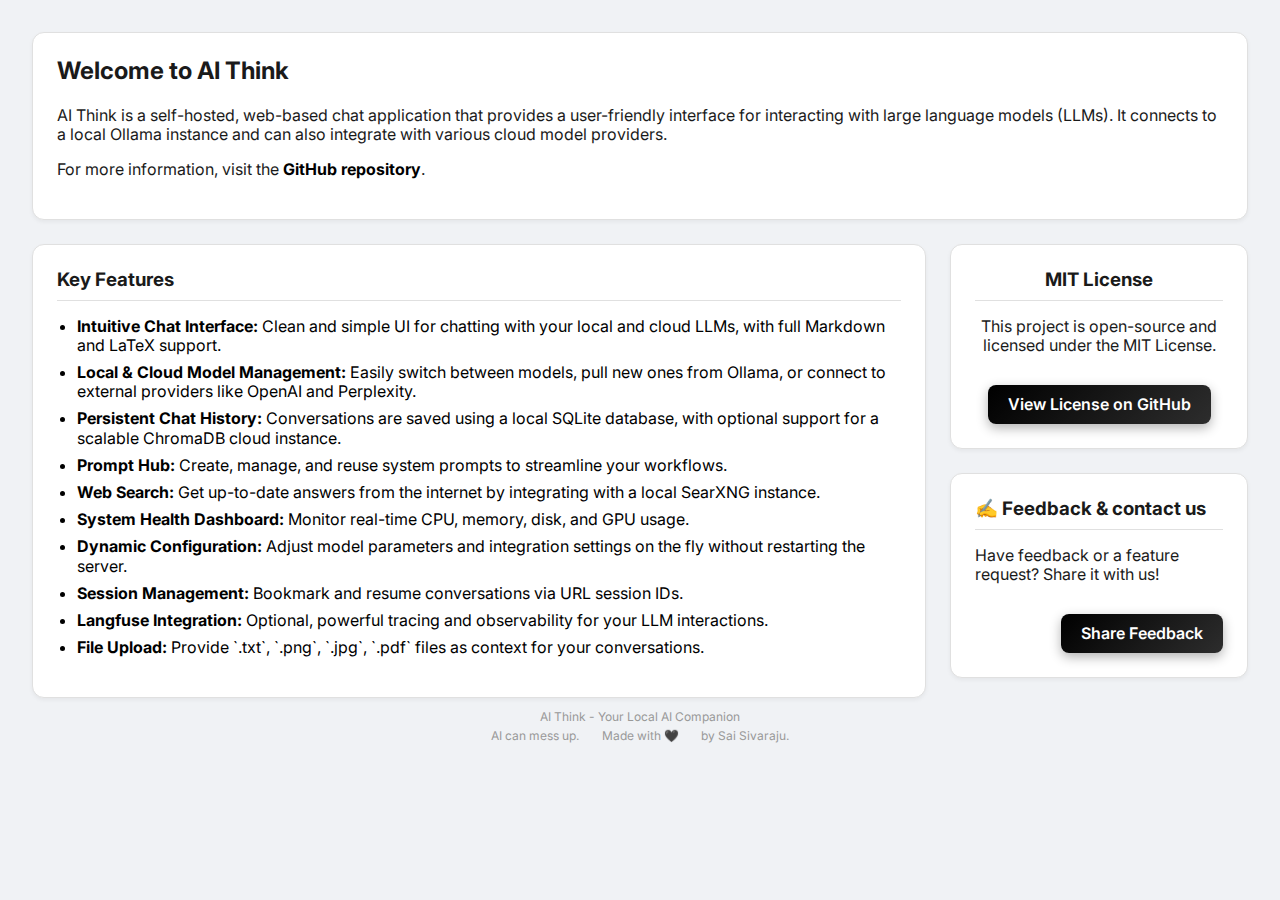
<file: templates/about.html>
<!DOCTYPE html>
<html lang="en">
<head>
    <meta charset="UTF-8" />
    <meta name="viewport" content="width=device-width, initial-scale=1.0" />
    <link rel="icon" href="{{ url_for('static', filename='logos/ollama.png') }}">
    <title>About | AI Think</title>

    <!-- Stylesheets -->
    <style>
        :root {
            --background: #ffffff;
            --background-alt: #f0f2f5;
            --card: #ffffff;
            --text: #1a1a1a;
            --text-light: #595959;
            --border: #e0e0e0;
            --radius-sm: 4px;
            --radius-md: 8px;
            --radius-lg: 12px;
        }
        body {
            font-family: 'Inter', sans-serif;
            background-color: var(--background-alt);
            color: var(--text);
            margin: 0;
            padding: 2rem;
            line-height: 1.2;
        }
        .about-page {
            max-width: 1800px;
            margin: 0 auto;
            display: flex;
            flex-direction: column;
            gap: 1.5rem;
        }
        .about-page-main-content {
            display: grid;
            grid-template-columns: 3fr 1fr; /* Features is 3/4, License card is 1/4 */
            gap: 1.5rem;
            align-items: start;
        }
        .right-column {
            display: flex;
            flex-direction: column;
            gap: 1.5rem;
        }
        .card {
            background-color: var(--card);
            border: 1px solid var(--border);
            border-radius: var(--radius-lg);
            padding: 1.5rem;
            box-shadow: 0 2px 4px rgba(0,0,0,0.05);
        }
        h2 {
            margin-top: 0;
        }
        h3 {
            margin-top: 0;
            border-bottom: 1px solid var(--border);
            padding-bottom: 0.5rem;
            margin-bottom: 1rem;
        }
        .feature-list {
            padding-left: 20px;
            list-style-type: disc;
            color: black;
        }
        .feature-list li {
            margin-bottom: 0.5rem;
        }
        a {
            color: black;
            font-weight: bold;
            text-decoration: none;
        }
        pre {
            white-space: pre-wrap;
            word-wrap: break-word;
            font-family: monospace;
            margin-top: 1rem;
            background-color: var(--background-alt);
            padding: 1rem;
            border-radius: var(--radius-md);
            max-height: 300px;
            overflow-y: auto;
        }
        .license-card {
            text-align: center;
        }
        .license-card img {
            width: 80px;
            margin: 1rem auto;
        }
        .license-card a,
        .feedback-card a {
            display: inline-block;
            margin-top: 0.875rem;
            padding: 0.625rem 1.25rem;
            background: linear-gradient(135deg, #000000 0%, #2d2d2d 100%);
            color: white;
            text-decoration: none;
            border-radius: var(--radius-md);
            font-weight: 600;
            transition: all 0.3s ease;
            box-shadow: 0 4px 12px rgba(0,0,0,0.3);
        }

        /* Footer */
        .footer {
            max-width: 900px;
            margin: 0.75rem auto 0 auto; /* Margin-top to push it below the input */
            text-align: center;
            font-size: 0.75rem;
            color: #999;
            padding: 0 !important; /* Override inline style */
            border: none !important; /* Override inline style */
        }
        .footer p {
            margin: 0.1rem;
            display: inline; /* Make them flow inline */
            padding: 0 0.5rem; /* Add spacing */
        }
        .footer p:first-child {
            display: block; /* Keep 'AI Think' on its own line */
            margin-bottom: 0.25rem;
        }
        @media (max-width: 768px) {
            .about-page-main-content {
                grid-template-columns: 1fr; /* Stack on smaller screens */
            }

            .footer p {
                display: block; /* Stack footer text on mobile */
                padding: 0;
                margin: 0;
            }
        }
    </style>
    <link rel="preconnect" href="https://fonts.googleapis.com" />
    <link rel="preconnect" href="https://fonts.gstatic.com" crossorigin />
    <link href="https://fonts.googleapis.com/css2?family=Inter:wght@300;400;500;600&display=swap" rel="stylesheet" />
</head>
<body>
    <div class="about-page">
        <div class="card">
            <h2>Welcome to AI Think</h2>
            <p>AI Think is a self-hosted, web-based chat application that provides a user-friendly interface for interacting with large language models (LLMs). It connects to a local Ollama instance and can also integrate with various cloud model providers.</p>
            <p>For more information, visit the <a href="https://github.com/SaiSivarajuIN/ai_think" target="_blank" rel="noopener noreferrer">GitHub repository</a>.</p>
        </div>

        <div class="about-page-main-content">
            <div class="card">
                <h3>Key Features</h3>
                <ul class="feature-list">
                    <li><strong>Intuitive Chat Interface:</strong> Clean and simple UI for chatting with your local and cloud LLMs, with full Markdown and LaTeX support.</li>
                    <li><strong>Local & Cloud Model Management:</strong> Easily switch between models, pull new ones from Ollama, or connect to external providers like OpenAI and Perplexity.</li>
                    <li><strong>Persistent Chat History:</strong> Conversations are saved using a local SQLite database, with optional support for a scalable ChromaDB cloud instance.</li>
                    <li><strong>Prompt Hub:</strong> Create, manage, and reuse system prompts to streamline your workflows.</li>
                    <li><strong>Web Search:</strong> Get up-to-date answers from the internet by integrating with a local SearXNG instance.</li>
                    <li><strong>System Health Dashboard:</strong> Monitor real-time CPU, memory, disk, and GPU usage.</li>
                    <li><strong>Dynamic Configuration:</strong> Adjust model parameters and integration settings on the fly without restarting the server.</li>
                    <li><strong>Session Management:</strong> Bookmark and resume conversations via URL session IDs.</li>
                    <li><strong>Langfuse Integration:</strong> Optional, powerful tracing and observability for your LLM interactions.</li>
                    <li><strong>File Upload:</strong> Provide `.txt`, `.png`, `.jpg`, `.pdf` files as context for your conversations.</li>
                </ul>
            </div>
            <div class="right-column">
                <div class="card license-card">
                    <h3>MIT License</h3>
                    <p>This project is open-source and licensed under the MIT License.</p>
                    <a href="https://github.com/SaiSivarajuIN/ai_think/blob/main/LICENSE" target="_blank" rel="noopener noreferrer">View License on GitHub</a>
                </div>
                <div class="card feedback-card">
                    <h3>✍️ Feedback & contact us</h3>
                    <p>Have feedback or a feature request? Share it with us!</p>
                    <div style="text-align: right;">
                        <a href="https://forms.gle/5LeiKT1tRoNWmVst5" target="_blank" rel="noopener noreferrer">Share Feedback</a>
                    </div>
                </div>
            </div>
        </div>
    </div>
    <footer class="footer" style="padding: 0.05rem 0 0 0; border: none;">
        <p>AI Think - Your Local AI Companion</p>
        <p>AI can mess up.</p>
        <p>Made with 🖤</p>
        <p>by Sai Sivaraju.</p>
    </footer>
</body>
</html>
</file>
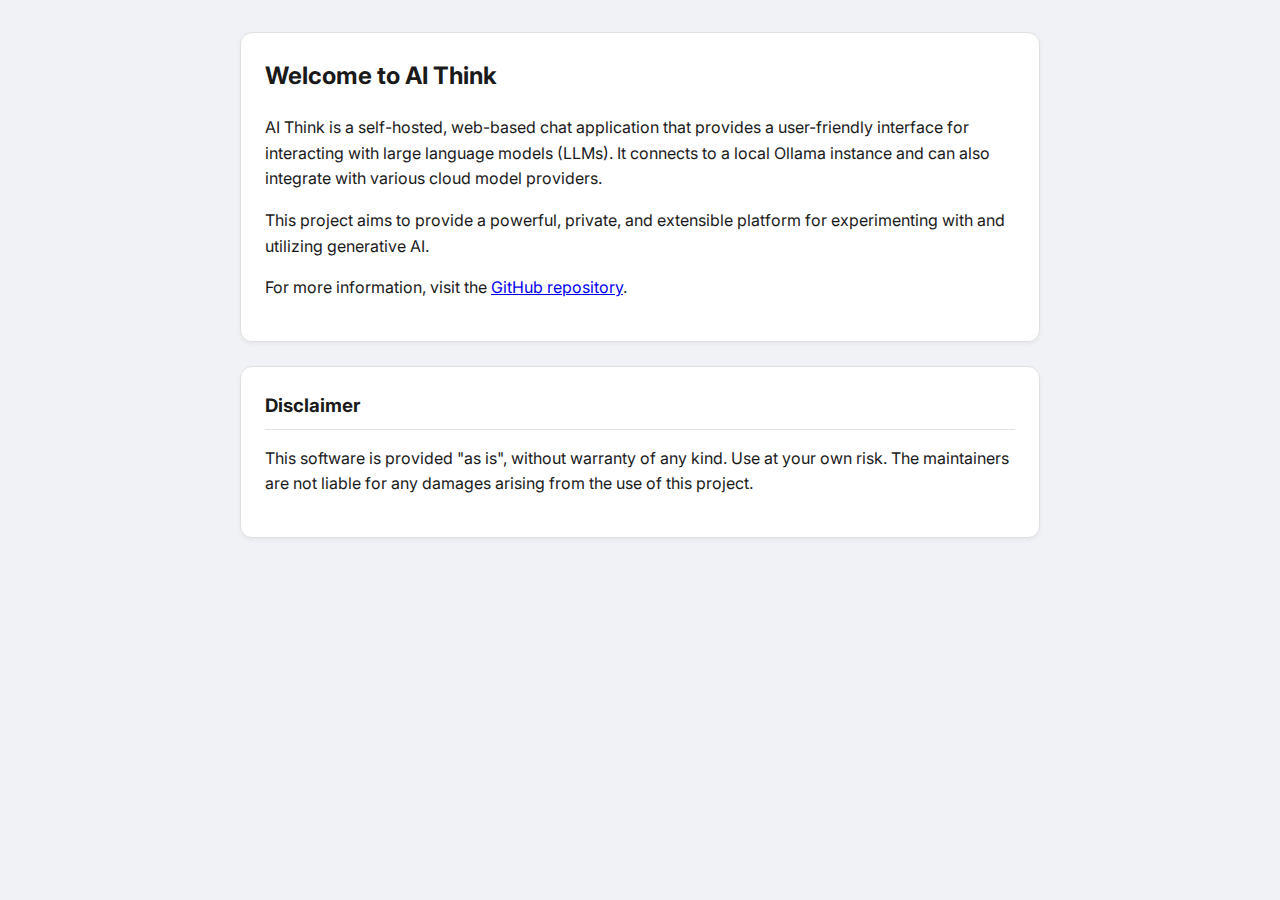
<file: templates/about_static.html>
<!DOCTYPE html>
<html lang="en">
<head>
    <meta charset="UTF-8" />
    <meta name="viewport" content="width=device-width, initial-scale=1.0" />
    <link rel="icon" href="data:image/svg+xml,<svg xmlns=%22http://www.w3.org/2000/svg%22 viewBox=%220 0 100 100%22><text y=%22.9em%22 font-size=%2290%22>🤖</text></svg>">
    <title>About | AI Think</title>

    <!-- Stylesheets -->
    <style>
        :root {
            --background: #ffffff;
            --background-alt: #f0f2f5;
            --card: #ffffff;
            --text: #1a1a1a;
            --text-light: #595959;
            --border: #e0e0e0;
            --radius-sm: 4px;
            --radius-md: 8px;
            --radius-lg: 12px;
        }
        body {
            font-family: 'Inter', sans-serif;
            background-color: var(--background-alt);
            color: var(--text);
            margin: 0;
            padding: 2rem;
            line-height: 1.6;
        }
        .about-page {
            max-width: 800px;
            margin: 0 auto;
            display: grid;
            gap: 1.5rem;
        }
        .card {
            background-color: var(--card);
            border: 1px solid var(--border);
            border-radius: var(--radius-lg);
            padding: 1.5rem;
            box-shadow: 0 2px 4px rgba(0,0,0,0.05);
        }
        h2 {
            margin-top: 0;
        }
        h3 {
            margin-top: 0;
            border-bottom: 1px solid var(--border);
            padding-bottom: 0.5rem;
            margin-bottom: 1rem;
        }
        .feature-list {
            padding-left: 20px;
            list-style-type: '✅ ';
        }
        .feature-list li {
            margin-bottom: 0.5rem;
        }
        pre {
            white-space: pre-wrap;
            word-wrap: break-word;
            font-family: monospace;
            margin-top: 1rem;
            background-color: var(--background-alt);
            padding: 1rem;
            border-radius: var(--radius-md);
            max-height: 300px;
            overflow-y: auto;
        }
    </style>
    <link rel="preconnect" href="https://fonts.googleapis.com" />
    <link rel="preconnect" href="https://fonts.gstatic.com" crossorigin />
    <link href="https://fonts.googleapis.com/css2?family=Inter:wght@300;400;500;600&display=swap" rel="stylesheet" />
</head>
<body>
    <div class="about-page">
        <div class="card">
            <h2>Welcome to AI Think</h2>
            <p>AI Think is a self-hosted, web-based chat application that provides a user-friendly interface for interacting with large language models (LLMs). It connects to a local Ollama instance and can also integrate with various cloud model providers.</p>
            <p>This project aims to provide a powerful, private, and extensible platform for experimenting with and utilizing generative AI.</p>
            <p>For more information, visit the <a href="https://github.com/SaiSivarajuIN/ai_think">GitHub repository</a>.</p>
        </div>

        <div class="card">
            <h3>Disclaimer</h3>
            <p>This software is provided "as is", without warranty of any kind. Use at your own risk. The maintainers are not liable for any damages arising from the use of this project.</p>
        </div>
    </div>
</body>
</html>
</file>
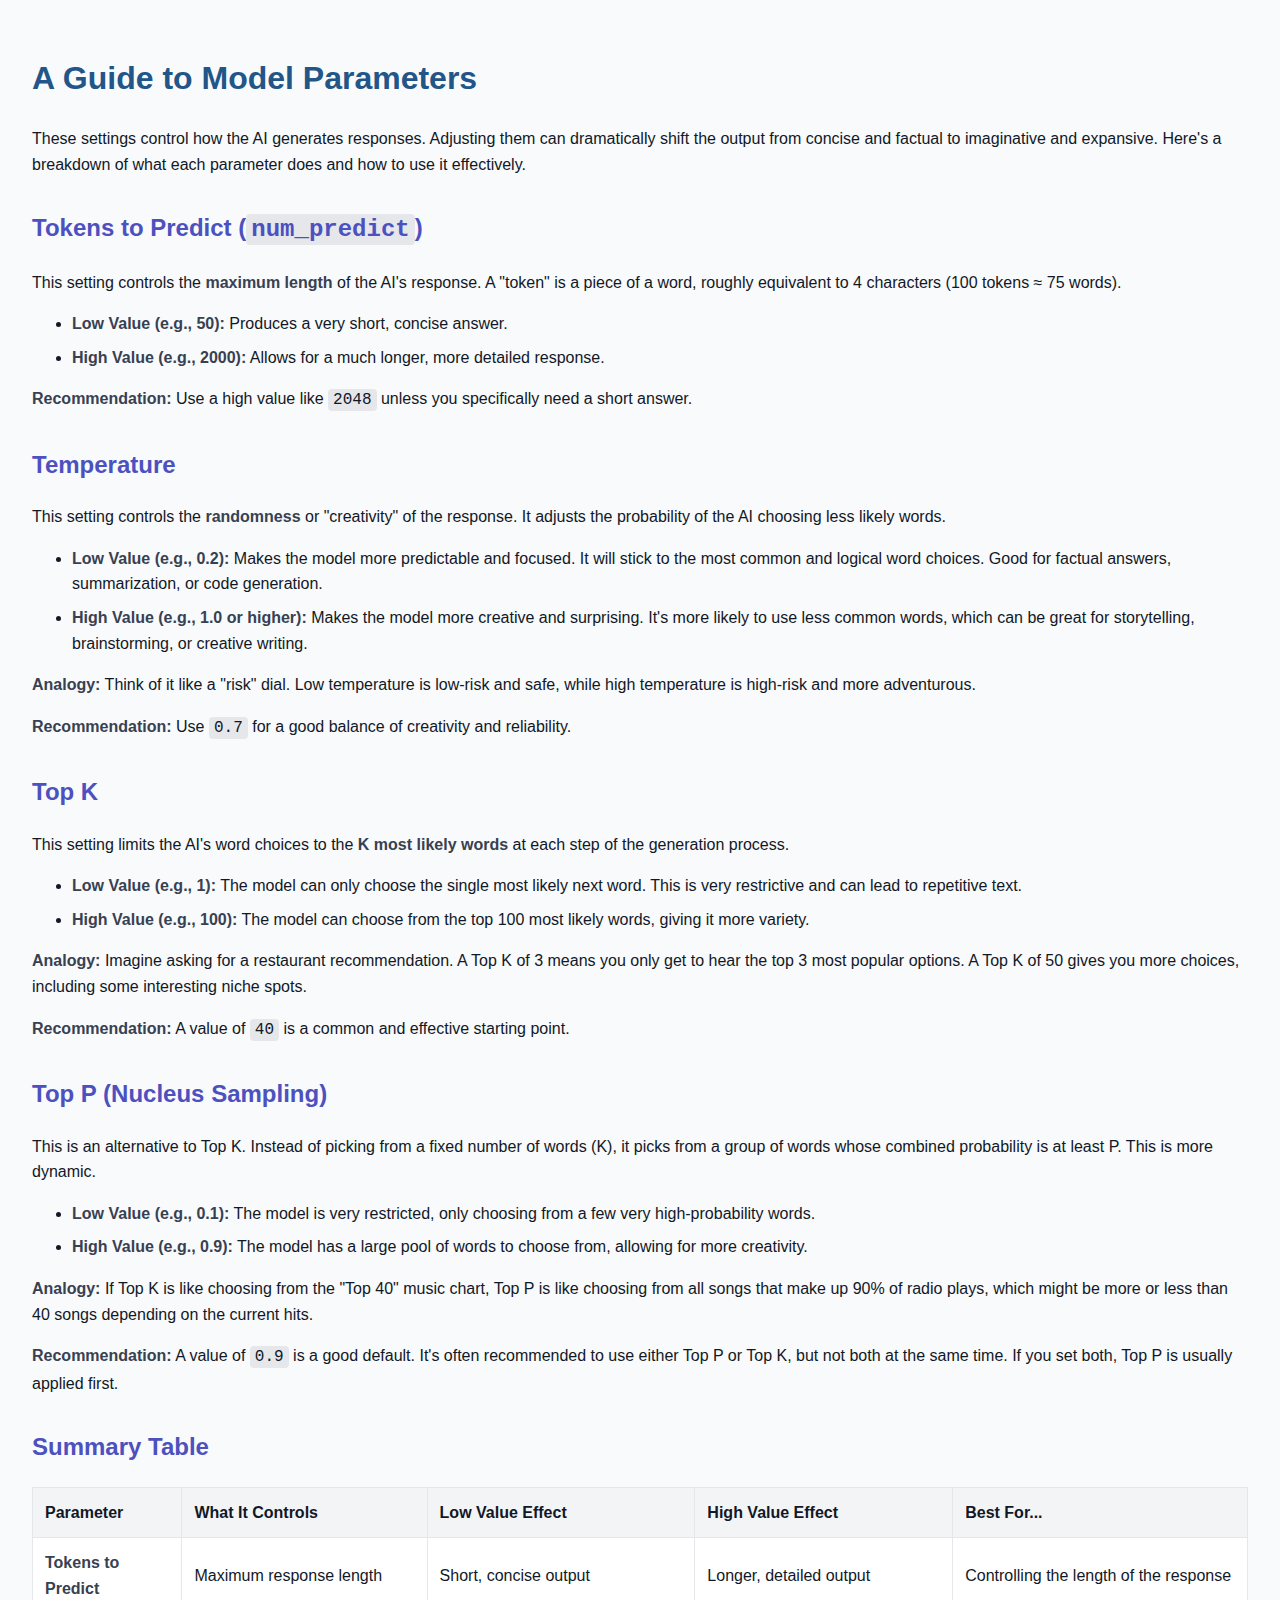
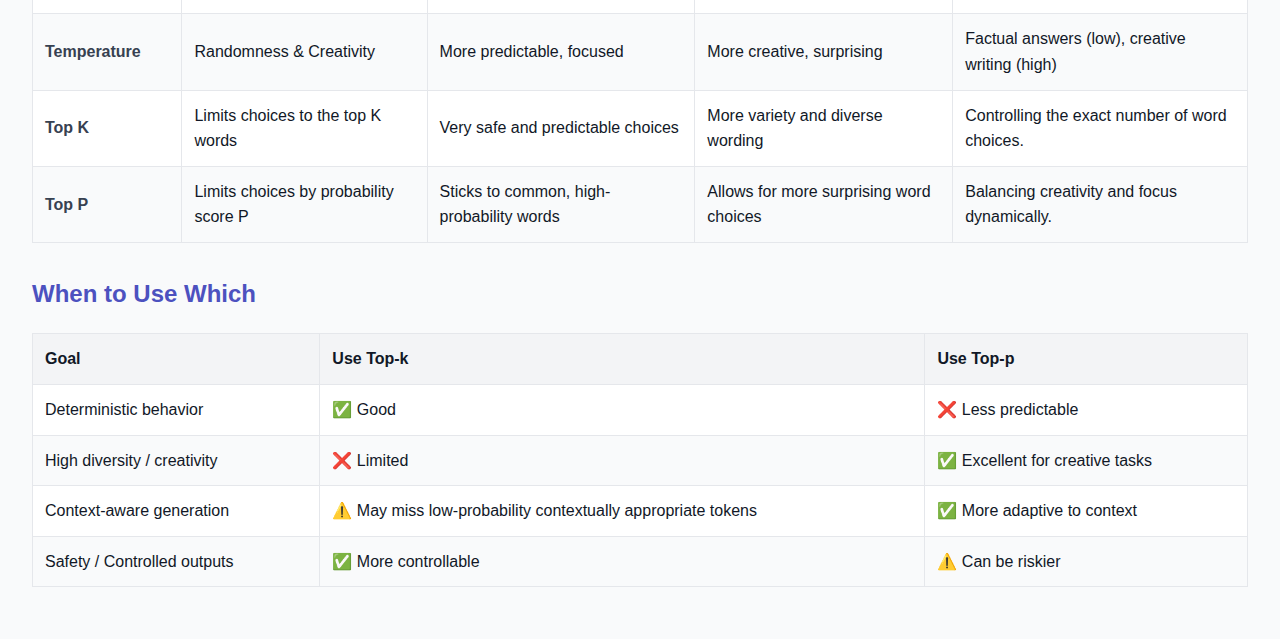
<file: templates/understanding_parameters.html>
<!DOCTYPE html>
<html lang="en">
<head>
    <meta charset="UTF-8">
    <meta name="viewport" content="width=device-width, initial-scale=1.0">
    <title>Understanding Model Parameters</title>
    <style>
        body {
            font-family: -apple-system, BlinkMacSystemFont, "Segoe UI", Roboto, Helvetica, Arial, sans-serif, "Apple Color Emoji", "Segoe UI Emoji", "Segoe UI Symbol";
            line-height: 1.6;
            margin: 0;
            padding: 2rem;
            background-color: #f9fafb;
            color: #111827;
        }
        h1 {
            color: #258;
        }
        h2 {
            margin-top: 32px;
            color: #4c51bf;
        }
        table {
            border-collapse: collapse;
            width: 90%;
            width: 100%;
            margin: 20px 0;
            background: #fff;
        }
        th, td {
            border: 1px solid #e5e7eb;
            padding: 12px;
            text-align: left;
        }
        th {
            background-color: #f3f4f6;
        }
        tr:nth-child(even) {
            background-color: #f9fafb;
        }
        p, ul {
            margin-bottom: 1em;
        }
        li {
            margin-bottom: 0.5em;
        }
        b, strong {
            color: #374151;
        }
        code {
            background-color: #e5e7eb;
            padding: 2px 5px;
            border-radius: 4px;
            font-family: 'Courier New', Courier, monospace;
        }
    </style>
</head>
<body>
    <div class="container">
        <h1>A Guide to Model Parameters</h1>
        <p>These settings control how the AI generates responses. Adjusting them can dramatically shift the output from concise and factual to imaginative and expansive. Here's a breakdown of what each parameter does and how to use it effectively.</p>

        <h2>Tokens to Predict (<code>num_predict</code>)</h2>
        <p>This setting controls the <strong>maximum length</strong> of the AI's response. A "token" is a piece of a word, roughly equivalent to 4 characters (100 tokens ≈ 75 words).</p>
        <ul>
            <li><b>Low Value (e.g., 50):</b> Produces a very short, concise answer.</li>
            <li><b>High Value (e.g., 2000):</b> Allows for a much longer, more detailed response.</li>
        </ul>
        <p><strong>Recommendation:</strong> Use a high value like <code>2048</code> unless you specifically need a short answer.</p>

        <h2>Temperature</h2>
        <p>This setting controls the <strong>randomness</strong> or "creativity" of the response. It adjusts the probability of the AI choosing less likely words.</p>
        <ul>
            <li><b>Low Value (e.g., 0.2):</b> Makes the model more predictable and focused. It will stick to the most common and logical word choices. Good for factual answers, summarization, or code generation.</li>
            <li><b>High Value (e.g., 1.0 or higher):</b> Makes the model more creative and surprising. It's more likely to use less common words, which can be great for storytelling, brainstorming, or creative writing.</li>
        </ul>
        <p><strong>Analogy:</strong> Think of it like a "risk" dial. Low temperature is low-risk and safe, while high temperature is high-risk and more adventurous.</p>
        <p><strong>Recommendation:</strong> Use <code>0.7</code> for a good balance of creativity and reliability.</p>

        <h2>Top K</h2>
        <p>This setting limits the AI's word choices to the <strong>K most likely words</strong> at each step of the generation process.</p>
        <ul>
            <li><b>Low Value (e.g., 1):</b> The model can only choose the single most likely next word. This is very restrictive and can lead to repetitive text.</li>
            <li><b>High Value (e.g., 100):</b> The model can choose from the top 100 most likely words, giving it more variety.</li>
        </ul>
        <p><strong>Analogy:</strong> Imagine asking for a restaurant recommendation. A Top K of 3 means you only get to hear the top 3 most popular options. A Top K of 50 gives you more choices, including some interesting niche spots.</p>
        <p><strong>Recommendation:</strong> A value of <code>40</code> is a common and effective starting point.</p>

        <h2>Top P (Nucleus Sampling)</h2>
        <p>This is an alternative to Top K. Instead of picking from a fixed number of words (K), it picks from a group of words whose combined probability is at least P. This is more dynamic.</p>
        <ul>
            <li><b>Low Value (e.g., 0.1):</b> The model is very restricted, only choosing from a few very high-probability words.</li>
            <li><b>High Value (e.g., 0.9):</b> The model has a large pool of words to choose from, allowing for more creativity.</li>
        </ul>
        <p><strong>Analogy:</strong> If Top K is like choosing from the "Top 40" music chart, Top P is like choosing from all songs that make up 90% of radio plays, which might be more or less than 40 songs depending on the current hits.</p>
        <p><strong>Recommendation:</strong> A value of <code>0.9</code> is a good default. It's often recommended to use either Top P or Top K, but not both at the same time. If you set both, Top P is usually applied first.</p>

        <h2>Summary Table</h2>
        <table>
            <thead>
                <tr>
                    <th>Parameter</th>
                    <th>What It Controls</th>
                    <th>Low Value Effect</th>
                    <th>High Value Effect</th>
                    <th>Best For...</th>
                </tr>
            </thead>
            <tbody>
                <tr>
                    <td><b>Tokens to Predict</b></td>
                    <td>Maximum response length</td>
                    <td>Short, concise output</td>
                    <td>Longer, detailed output</td>
                    <td>Controlling the length of the response</td>
                </tr>
                <tr>
                    <td><b>Temperature</b></td>
                    <td>Randomness & Creativity</td>
                    <td>More predictable, focused</td>
                    <td>More creative, surprising</td>
                    <td>Factual answers (low), creative writing (high)</td>
                </tr>
                <tr>
                    <td><b>Top K</b></td>
                    <td>Limits choices to the top K words</td>
                    <td>Very safe and predictable choices</td>
                    <td>More variety and diverse wording</td>
                    <td>Controlling the exact number of word choices.</td>
                </tr>
                <tr>
                    <td><b>Top P</b></td>
                    <td>Limits choices by probability score P</td>
                    <td>Sticks to common, high-probability words</td>
                    <td>Allows for more surprising word choices</td>
                    <td>Balancing creativity and focus dynamically.</td>
                </tr>
            </tbody>
        </table>

        <h2>When to Use Which</h2>
        <table>
            <thead>
                <tr>
                    <th>Goal</th>
                    <th>Use Top-k</th>
                    <th>Use Top-p</th>
                </tr>
            </thead>
            <tbody>
                <tr>
                    <td>Deterministic behavior</td>
                    <td>✅ Good</td>
                    <td>❌ Less predictable</td>
                </tr>
                <tr>
                    <td>High diversity / creativity</td>
                    <td>❌ Limited</td>
                    <td>✅ Excellent for creative tasks</td>
                </tr>
                <tr>
                    <td>Context-aware generation</td>
                    <td>⚠️ May miss low-probability contextually appropriate tokens</td>
                    <td>✅ More adaptive to context</td>
                </tr>
                <tr>
                    <td>Safety / Controlled outputs</td>
                    <td>✅ More controllable</td>
                    <td>⚠️ Can be riskier</td>
                </tr>
            </tbody>
        </table>

    </div>
</body>
</html>
</file>
